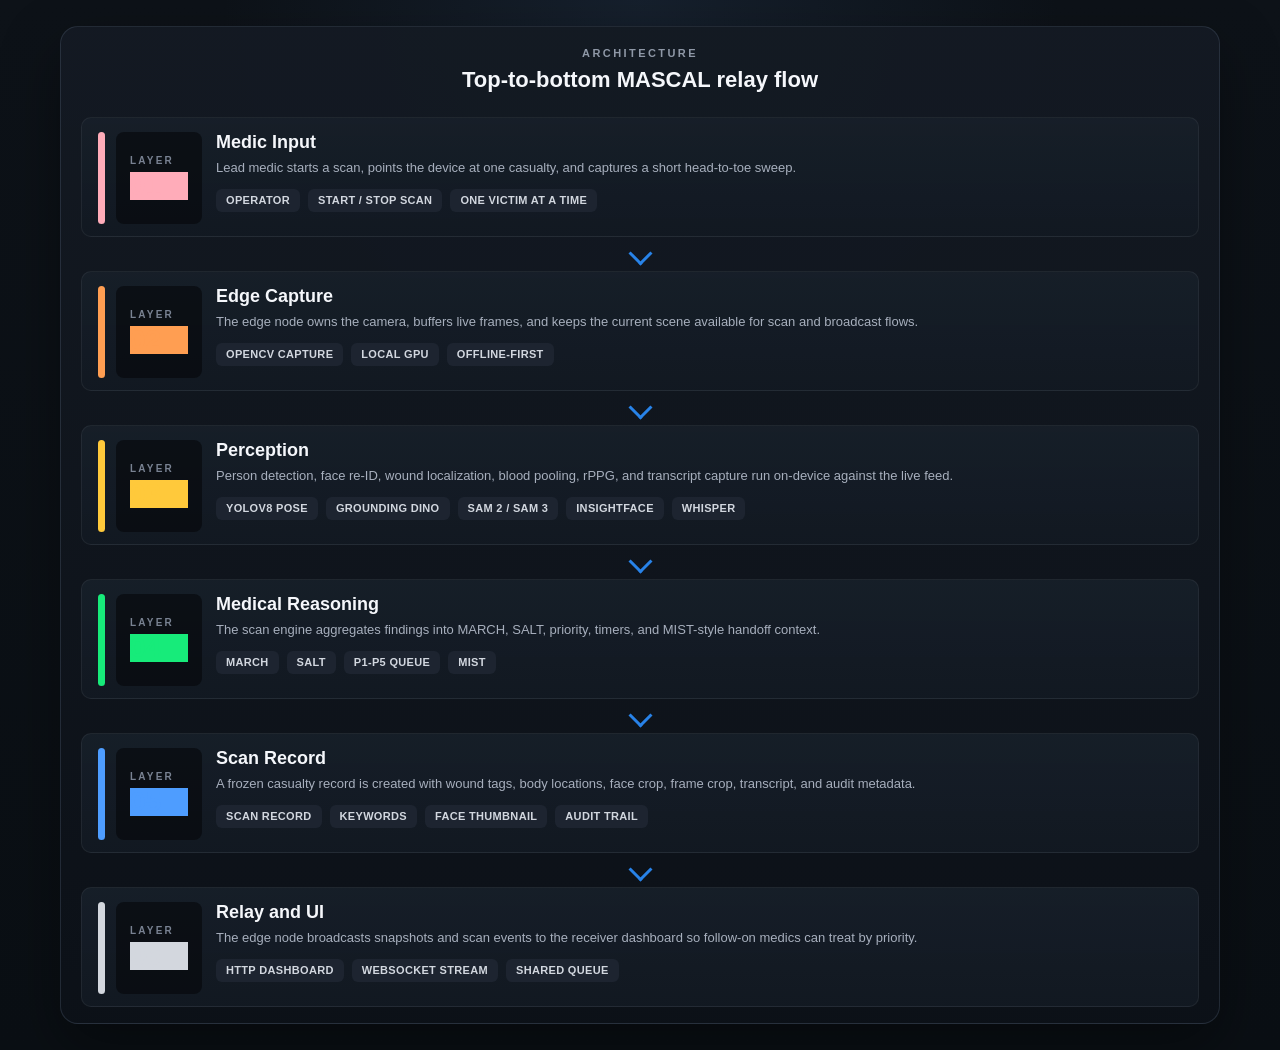
<file: docs/architecture-diagram.html>
<!doctype html>
<html lang="en">
  <head>
    <meta charset="utf-8" />
    <meta name="viewport" content="width=device-width, initial-scale=1" />
    <title>PULSE / MASCAL Architecture</title>
    <style>
      :root {
        --bg: #0b1016;
        --panel: #111821;
        --panel-border: rgba(255, 255, 255, 0.06);
        --text: #f5f7fb;
        --muted: #a7afbd;
        --chip: #1d2430;
        --divider: #2b8fff;
      }

      * {
        box-sizing: border-box;
      }

      body {
        margin: 0;
        min-height: 100vh;
        background:
          radial-gradient(circle at top, rgba(52, 80, 118, 0.22), transparent 34%),
          linear-gradient(180deg, #0d1218 0%, #0a0f14 100%);
        color: var(--text);
        font-family: Inter, "Segoe UI", Arial, sans-serif;
      }

      .shell {
        width: 100%;
        padding: 26px;
      }

      .figure {
        width: min(100%, 1160px);
        margin: 0 auto;
        padding: 20px 20px 16px;
        border: 1px solid rgba(121, 141, 170, 0.2);
        border-radius: 18px;
        background: linear-gradient(180deg, rgba(20, 26, 35, 0.96), rgba(12, 17, 24, 0.98));
        box-shadow: 0 24px 60px rgba(0, 0, 0, 0.38);
      }

      .eyebrow {
        margin: 0 0 8px;
        text-align: center;
        font-size: 11px;
        letter-spacing: 0.22em;
        text-transform: uppercase;
        color: #8f98a7;
        font-weight: 700;
      }

      h1 {
        margin: 0 0 24px;
        text-align: center;
        font-size: 22px;
        line-height: 1.18;
      }

      .flow {
        display: grid;
        gap: 12px;
      }

      .step {
        display: grid;
        grid-template-columns: 104px 1fr;
        gap: 14px;
        align-items: start;
        padding: 14px 16px 12px;
        border-radius: 10px;
        background: linear-gradient(180deg, rgba(23, 31, 41, 0.94), rgba(18, 25, 34, 0.98));
        border: 1px solid var(--panel-border);
      }

      .step-index {
        display: grid;
        grid-template-columns: 7px 1fr;
        gap: 11px;
        align-items: stretch;
        min-height: 92px;
      }

      .accent {
        border-radius: 999px;
      }

      .index-card {
        display: flex;
        flex-direction: column;
        justify-content: center;
        padding: 12px 14px;
        border-radius: 8px;
        background: rgba(6, 8, 11, 0.62);
      }

      .layer-label {
        margin-bottom: 6px;
        font-size: 10px;
        letter-spacing: 0.22em;
        text-transform: uppercase;
        color: #798292;
        font-weight: 700;
      }

      .layer-number {
        font-size: 28px;
        font-weight: 800;
        line-height: 1;
      }

      .content h2 {
        margin: 0 0 6px;
        font-size: 18px;
        line-height: 1.15;
      }

      .content p {
        margin: 0;
        max-width: 760px;
        color: var(--muted);
        font-size: 13px;
        line-height: 1.42;
      }

      .chips {
        display: flex;
        flex-wrap: wrap;
        gap: 8px;
        margin-top: 12px;
      }

      .chip {
        padding: 6px 10px;
        border-radius: 6px;
        background: var(--chip);
        color: #d2d7df;
        font-size: 11px;
        font-weight: 700;
        line-height: 1;
        letter-spacing: 0.03em;
        text-transform: uppercase;
      }

      .connector {
        display: flex;
        justify-content: center;
        align-items: center;
        height: 10px;
      }

      .connector::before {
        content: "";
        width: 14px;
        height: 14px;
        border-right: 3px solid var(--divider);
        border-bottom: 3px solid var(--divider);
        transform: rotate(45deg);
        opacity: 0.9;
      }

      .pink { background: #ffacb9; color: #ffacb9; }
      .orange { background: #ff9e52; color: #ff9e52; }
      .yellow { background: #ffc93b; color: #ffc93b; }
      .green { background: #17eb7a; color: #17eb7a; }
      .blue { background: #4e9dff; color: #4e9dff; }
      .grey { background: #d3d7de; color: #d3d7de; }

      @media (max-width: 900px) {
        .shell { padding: 14px; }
        .figure { padding: 14px; }
        .step { grid-template-columns: 1fr; }
        .step-index { min-height: auto; }
        .content p { max-width: none; }
      }
    </style>
  </head>
  <body>
    <div class="shell">
      <section class="figure">
        <p class="eyebrow">Architecture</p>
        <h1>Top-to-bottom MASCAL relay flow</h1>

        <div class="flow">
          <article class="step">
            <div class="step-index">
              <div class="accent pink"></div>
              <div class="index-card">
                <div class="layer-label">Layer</div>
                <div class="layer-number pink">01</div>
              </div>
            </div>
            <div class="content">
              <h2>Medic Input</h2>
              <p>Lead medic starts a scan, points the device at one casualty, and captures a short head-to-toe sweep.</p>
              <div class="chips">
                <span class="chip">Operator</span>
                <span class="chip">Start / Stop scan</span>
                <span class="chip">One victim at a time</span>
              </div>
            </div>
          </article>
          <div class="connector"></div>

          <article class="step">
            <div class="step-index">
              <div class="accent orange"></div>
              <div class="index-card">
                <div class="layer-label">Layer</div>
                <div class="layer-number orange">02</div>
              </div>
            </div>
            <div class="content">
              <h2>Edge Capture</h2>
              <p>The edge node owns the camera, buffers live frames, and keeps the current scene available for scan and broadcast flows.</p>
              <div class="chips">
                <span class="chip">OpenCV capture</span>
                <span class="chip">Local GPU</span>
                <span class="chip">Offline-first</span>
              </div>
            </div>
          </article>
          <div class="connector"></div>

          <article class="step">
            <div class="step-index">
              <div class="accent yellow"></div>
              <div class="index-card">
                <div class="layer-label">Layer</div>
                <div class="layer-number yellow">03</div>
              </div>
            </div>
            <div class="content">
              <h2>Perception</h2>
              <p>Person detection, face re-ID, wound localization, blood pooling, rPPG, and transcript capture run on-device against the live feed.</p>
              <div class="chips">
                <span class="chip">YOLOv8 pose</span>
                <span class="chip">Grounding DINO</span>
                <span class="chip">SAM 2 / SAM 3</span>
                <span class="chip">InsightFace</span>
                <span class="chip">Whisper</span>
              </div>
            </div>
          </article>
          <div class="connector"></div>

          <article class="step">
            <div class="step-index">
              <div class="accent green"></div>
              <div class="index-card">
                <div class="layer-label">Layer</div>
                <div class="layer-number green">04</div>
              </div>
            </div>
            <div class="content">
              <h2>Medical Reasoning</h2>
              <p>The scan engine aggregates findings into MARCH, SALT, priority, timers, and MIST-style handoff context.</p>
              <div class="chips">
                <span class="chip">MARCH</span>
                <span class="chip">SALT</span>
                <span class="chip">P1-P5 queue</span>
                <span class="chip">MIST</span>
              </div>
            </div>
          </article>
          <div class="connector"></div>

          <article class="step">
            <div class="step-index">
              <div class="accent blue"></div>
              <div class="index-card">
                <div class="layer-label">Layer</div>
                <div class="layer-number blue">05</div>
              </div>
            </div>
            <div class="content">
              <h2>Scan Record</h2>
              <p>A frozen casualty record is created with wound tags, body locations, face crop, frame crop, transcript, and audit metadata.</p>
              <div class="chips">
                <span class="chip">Scan record</span>
                <span class="chip">Keywords</span>
                <span class="chip">Face thumbnail</span>
                <span class="chip">Audit trail</span>
              </div>
            </div>
          </article>
          <div class="connector"></div>

          <article class="step">
            <div class="step-index">
              <div class="accent grey"></div>
              <div class="index-card">
                <div class="layer-label">Layer</div>
                <div class="layer-number grey">06</div>
              </div>
            </div>
            <div class="content">
              <h2>Relay and UI</h2>
              <p>The edge node broadcasts snapshots and scan events to the receiver dashboard so follow-on medics can treat by priority.</p>
              <div class="chips">
                <span class="chip">HTTP dashboard</span>
                <span class="chip">WebSocket stream</span>
                <span class="chip">Shared queue</span>
              </div>
            </div>
          </article>
        </div>
      </section>
    </div>
  </body>
</html>
</file>
